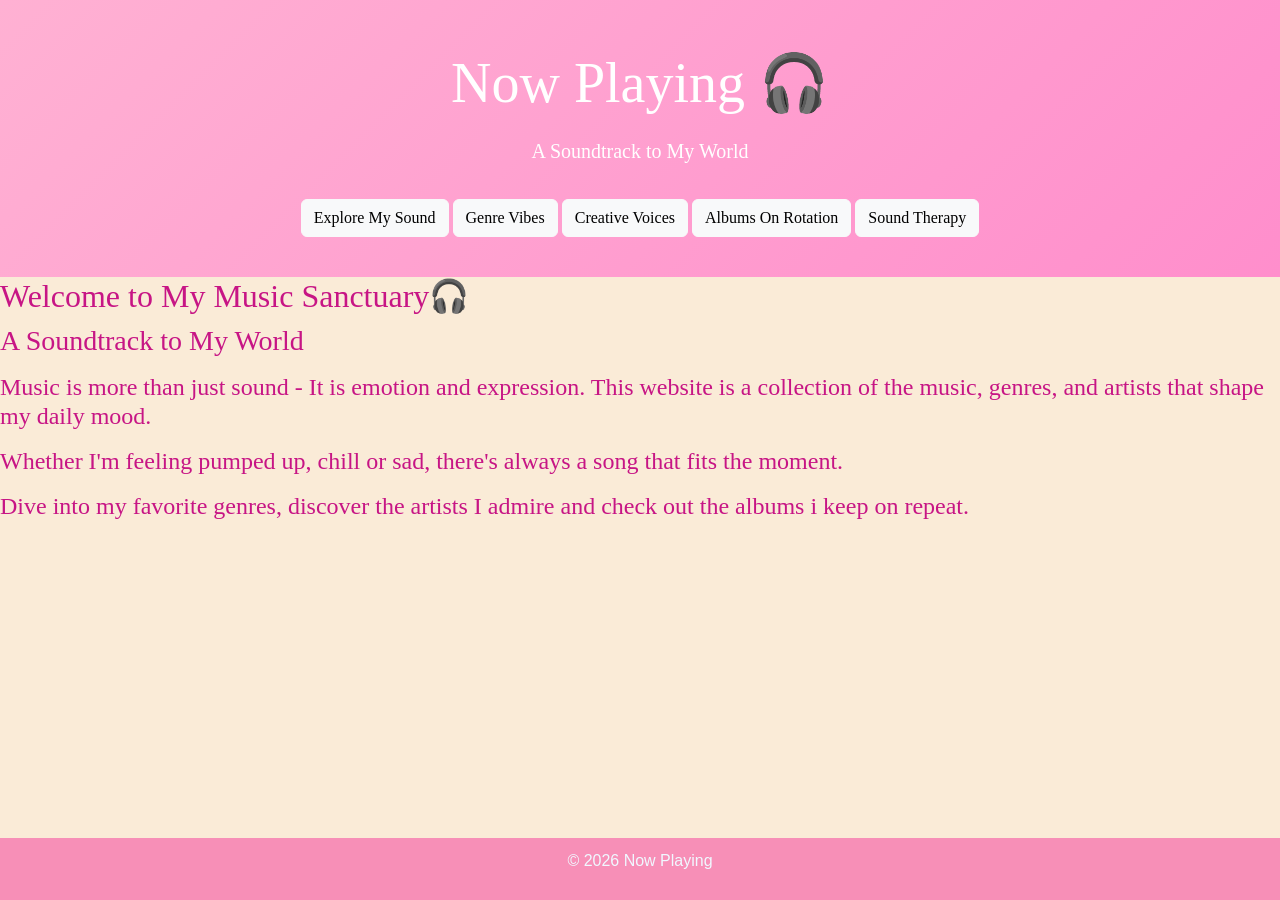
<file: index.html>
<!DOCTYPE html>
<html lang="en">
<head>
    <meta charset="UTF-8">
    <meta name="viewport" content="width=device-width,  initial-scale=1.0">
    <title>Now Playing</title>
    <!-- Bootstrap CSS --> 
    <link href="https://cdn.jsdelivr.net/npm/bootstrap@5.3.0/dist/css/bootstrap.min.css" rel="stylesheet"> 
    <link rel="stylesheet" href="style.css">
</head>
    <header class="hero text-center text-white d-flex align-items-center justify-content-center">
    <div>
        <h1 class="display-4">Now Playing 🎧</h1>
        <p class="lead">A Soundtrack to My World</p>
        <a href="index.html" class="btn btn-light mt-3">Explore My Sound</a>
        <a href="genre.html" class="btn btn-light mt-3">Genre Vibes</a>
        <a href="artists.html" class="btn btn-light mt-3">Creative Voices</a>
        <a href="albums.html" class="btn btn-light mt-3">Albums On Rotation</a>
        <a href="whymusic.html" class="btn btn-light mt-3">Sound Therapy</a>
    </div>
    </header>
        <h2>Welcome to My Music Sanctuary🎧</h2>
        <h3><p>A Soundtrack to My World</p></h3>
    
    <!-- Bootstrap JS and dependencies --> 

    <script src="https://cdn.jsdelivr.net/npm/@popperjs/core@2.11.6/dist/umd/popper.min.js"></script> 
    <script src="https://cdn.jsdelivr.net/npm/bootstrap@5.3.0/dist/js/bootstrap.min.js"></script> 
    <main>
       <h4><p> Music is more than just sound - It is emotion and expression. This website is a collection of the music, genres, and artists that shape my daily mood.</p></h4>
        <h4><p> Whether I'm feeling pumped up, chill or sad, there's always a song that fits the moment.</p></h4>
        <h4><p>Dive into my favorite genres, discover the artists I admire and check out the albums i keep on repeat.</p></h4>
    </main>
    <footer>
        <p>&copy; 2026 Now Playing</p>
    </footer>
</body>
</html>
</file>
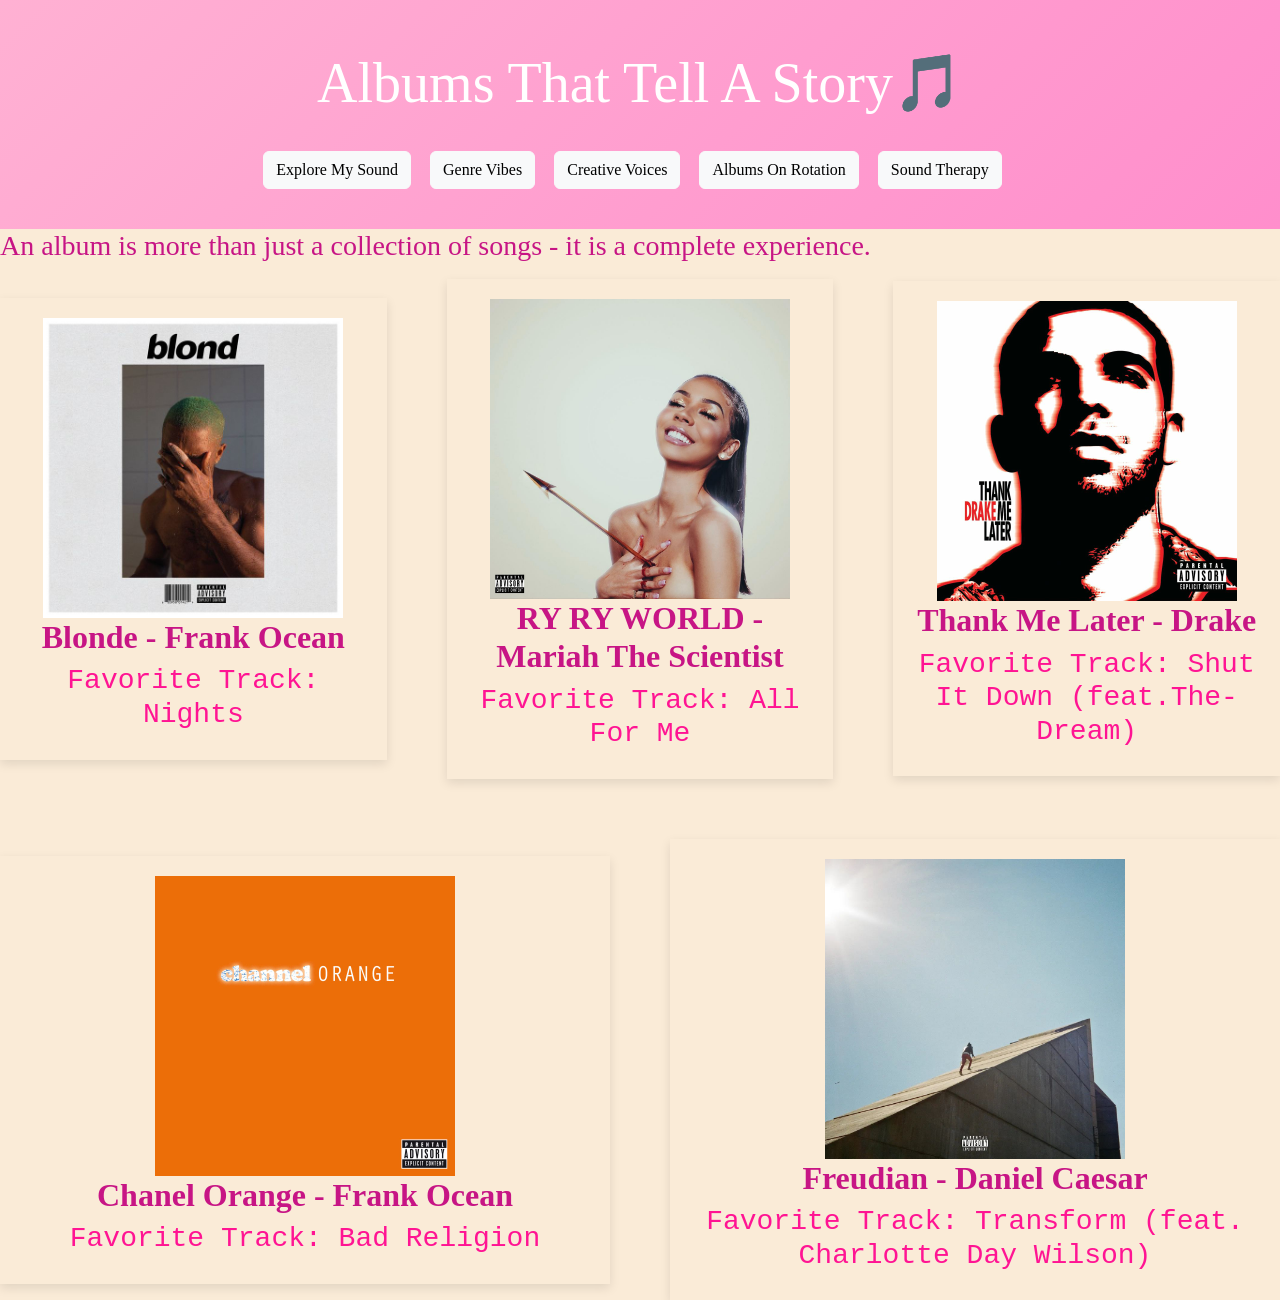
<file: albums.html>
<!DOCTYPE html>
<html lang="en">
<head>
<meta charset="UTF-8">
<meta name="viewport" content="width=device-width, initial-scale=1.0">
<title>Albums</title>
 <!-- Bootstrap CSS --> 
    <link href="https://cdn.jsdelivr.net/npm/bootstrap@5.3.0/dist/css/bootstrap.min.css" rel="stylesheet"> 
<link rel="stylesheet" href="style.css">
</head>
<body>
    <header>
        <h1 class="display-4">Albums That Tell A Story🎵</h1>
    <nav>
        <a href="index.html" class="btn btn-light mt-3">Explore My Sound</a>
        <a href="genre.html" class="btn btn-light mt-3">Genre Vibes</a>
        <a href="artists.html" class="btn btn-light mt-3">Creative Voices</a>
        <a href="albums.html" class="btn btn-light mt-3">Albums On Rotation</a>
        <a href="whymusic.html" class="btn btn-light mt-3">Sound Therapy</a>
    </div>
    </nav>
    </header>
    <!-- Bootstrap JS and dependencies --> 

    <script src="https://cdn.jsdelivr.net/npm/@popperjs/core@2.11.6/dist/umd/popper.min.js"></script> 
    <script src="https://cdn.jsdelivr.net/npm/bootstrap@5.3.0/dist/js/bootstrap.min.js"></script> 
<main>
<h3><p>An album is more than just a collection of songs - it is a complete experience.</p></h3>
</main>
<section class="albums-container">

  <div class="album-card">
    <img src="blonde.jpeg" alt="Blonde">
    <h2>Blonde - Frank Ocean</h2>
    <h3>Favorite Track: Nights</h3>
  </div>

  <div class="album-card">
    <img src="allforme.jpeg" alt="RY RY WORLD">
    <h2>RY RY WORLD - Mariah The Scientist</h2>
    <h3>Favorite Track: All For Me</h3>
  </div>

  <div class="album-card">
    <img src="thankmelater.jpeg" alt="Thank Me Later">
    <h2>Thank Me Later - Drake</h2>
    <h3>Favorite Track: Shut It Down (feat.The-Dream)</h3>
  </div>

   <div class="album-card">
    <img src="chanelorange.jpeg" alt="Chanel Orange">
    <h2>Chanel Orange - Frank Ocean</h2>
    <h3>Favorite Track: Bad Religion</h3>
  </div>

  <div class="album-card">
    <img src="frediuan.jpeg" alt="Freudian">
    <h2>Freudian - Daniel Caesar</h2>
    <h3>Favorite Track: Transform (feat. Charlotte Day Wilson)</h3>
  </div>


</section>
</body>

</body>
</file>
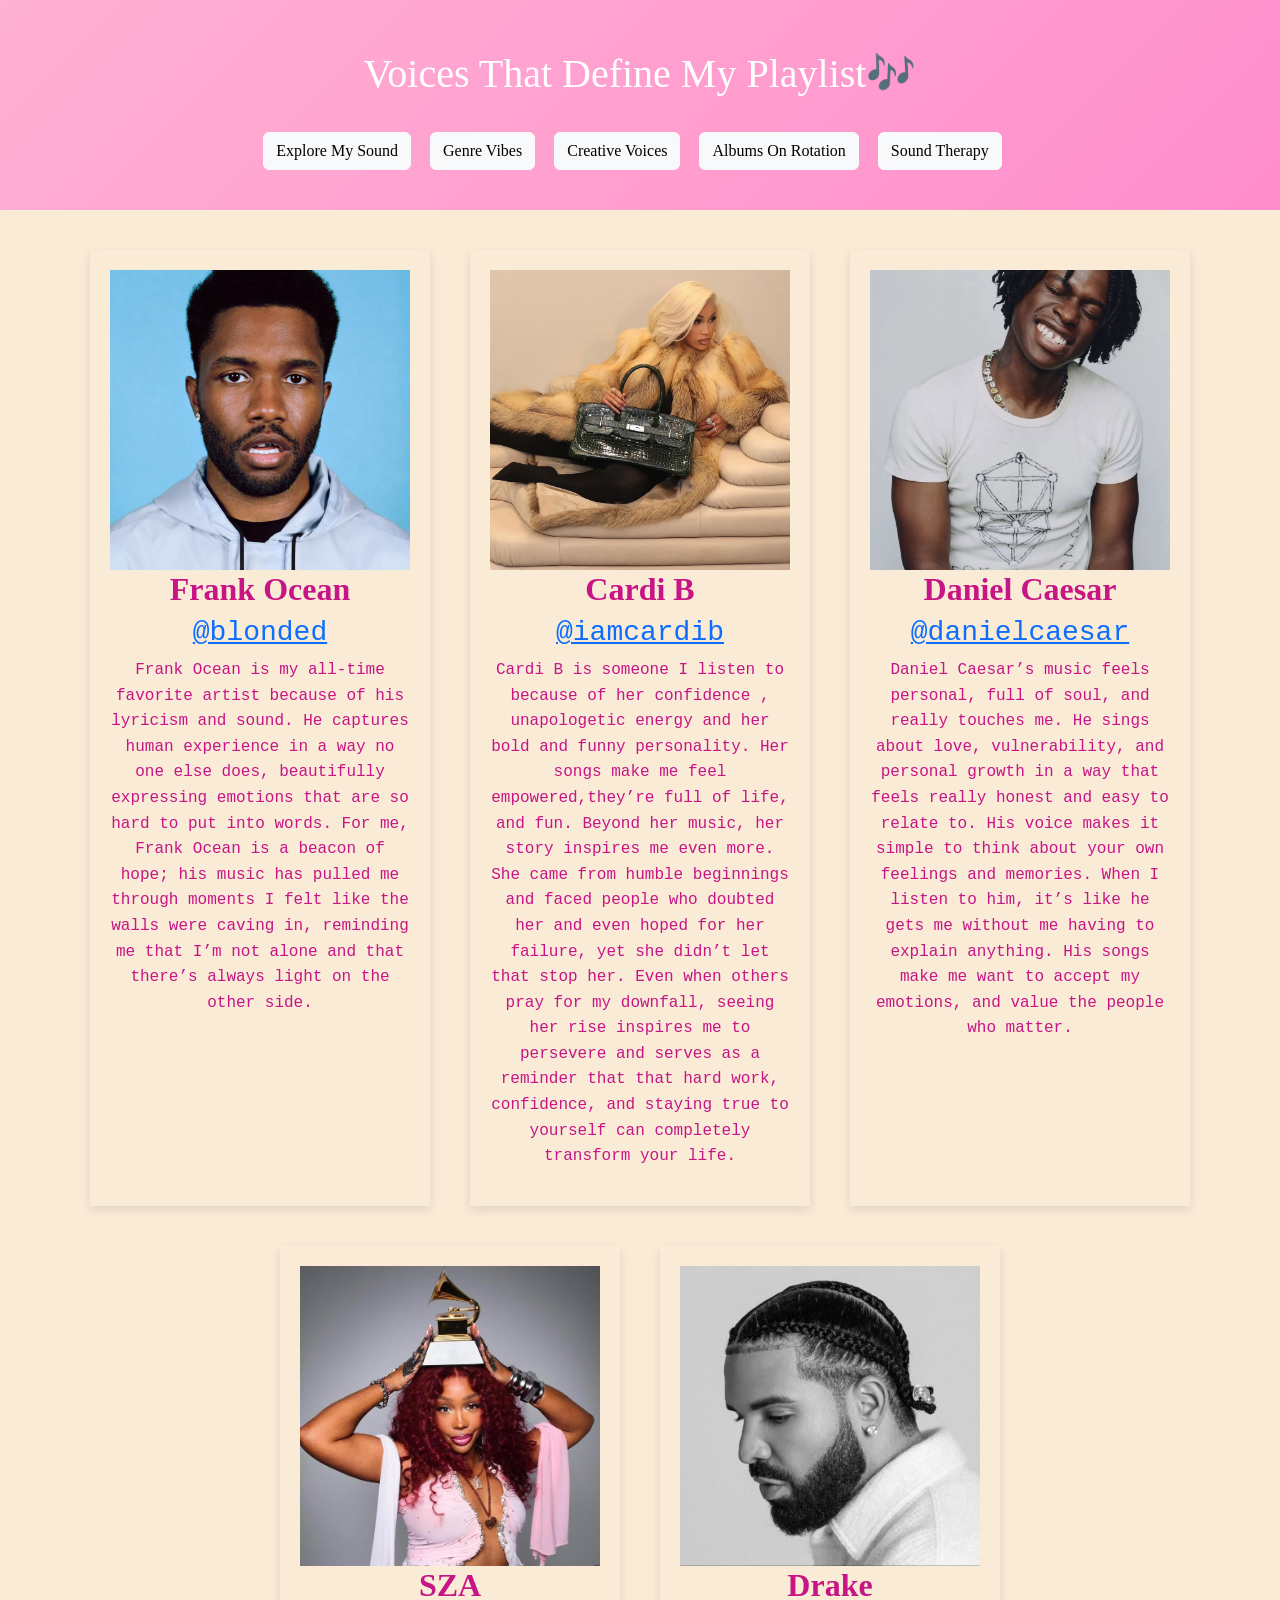
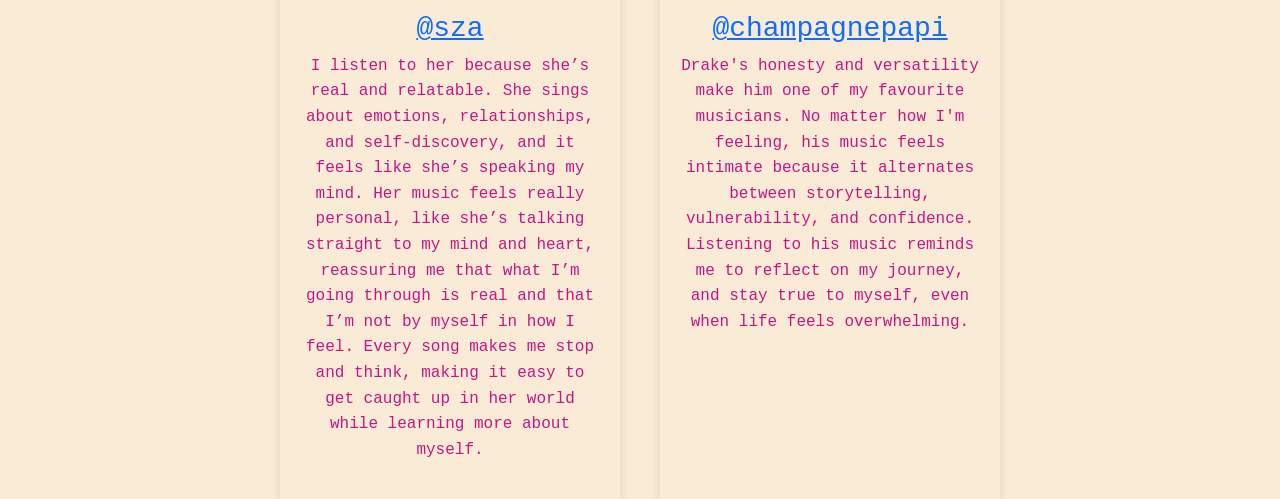
<file: artists.html>
<!DOCTYPE html>
<html lang="en">
<head>
<meta charset="UTF-8">
<meta name="viewport" content="width=device-width, initial-scale=1.0">
<title>Voices That Define My Playlist🎶</title>
<!-- Bootstrap CSS --> 
    <link href="https://cdn.jsdelivr.net/npm/bootstrap@5.3.0/dist/css/bootstrap.min.css" rel="stylesheet"> 
<link rel="stylesheet" href="style.css">
</head>
<body>
<header>
<h1>Voices That Define My Playlist🎶</h1>
<nav>
        <a href="index.html" class="btn btn-light mt-3">Explore My Sound</a>
        <a href="genre.html" class="btn btn-light mt-3">Genre Vibes</a>
        <a href="artists.html" class="btn btn-light mt-3">Creative Voices</a>
        <a href="albums.html" class="btn btn-light mt-3">Albums On Rotation</a>
        <a href="whymusic.html" class="btn btn-light mt-3">Sound Therapy</a>
    </div>
</nav>
</header>
<section class="artists-container">

  <div class="artist-card">
     <img src="frankocean.jpeg" alt="Frank Ocean">
    <h2>Frank Ocean</h2>
     <h3>
        <a href="https://www.instagram.com/blonded?igsh=MTd3b2p5NXA2MGhocA==" target="_blank">
            @blonded
        </a>
    </h3>
    <p>Frank Ocean is my all-time favorite artist because of his lyricism and sound. He captures human experience in a way no one else does, beautifully expressing emotions that are so hard to put into words. For me, Frank Ocean is a beacon of hope; his music has pulled me through moments I felt like the walls were caving in, reminding me that I’m not alone and that there’s always light on the other side.</p>
  </div>

  <div class="artist-card">
    <img src="cardib.jpeg" alt="Drake">
    <h2>Cardi B</h2>
     <h3>
        <a href="https://www.instagram.com/iamcardib?igsh=MWRicjhiYWc2dzdjcg==" target="_blank">
            @iamcardib
        </a>
    </h3>
    <p>Cardi B is someone I listen to because of her confidence , unapologetic energy and her bold and funny personality. Her songs make me feel empowered,they’re full of life, and fun. Beyond her music, her story inspires me even more. She came from humble beginnings and faced people who doubted her and even hoped for her failure, yet she didn’t let that stop her. Even when others pray for my downfall, seeing her rise inspires me to persevere and serves as a reminder that that hard work, confidence, and staying true to yourself can completely transform your life.</p>
    
  </div>

  <div class="artist-card">
    <img src="danielcaesar.jpeg" alt="Daniel Caesar">
    <h2>Daniel Caesar</h2>
    <h3>
        <a href="https://www.instagram.com/danielcaesar?igsh=MWgxNHM1ZWR1dThvag==" target="_blank">
            @danielcaesar
        </a>
    </h3>
    <p>
        Daniel Caesar’s music feels personal, full of soul, and really touches me. He sings about love, vulnerability, and personal growth in a way that feels really honest and easy to relate to. His voice makes it simple to think about your own feelings and memories. When I listen to him, it’s like he gets me without me having to explain anything. His songs make me want to accept my emotions, and value the people who matter.
  </div>

<div class="artist-card">
    <img src="sza.jpeg" alt="SZA">
    <h2>SZA</h2>
    <h3>
        <a href="https://www.instagram.com/sza?igsh=b29xN28zazVlbW5j" target="_blank">
            @sza
        </a>
    </h3>
    <p>I listen to her because she’s real and relatable. She sings about emotions, relationships, and self-discovery, and it feels like she’s speaking my mind. Her music feels really personal, like she’s talking straight to my mind and heart, reassuring me that what I’m going through is real and that I’m not by myself in how I feel. Every song makes me stop and think, making it easy to get caught up in her world while learning more about myself.</p>
  </div>


<div class="artist-card">
    <img src="drake.jpeg" alt="Drake">
    <h2>Drake</h2>
    <h3>
        <a href="https://www.instagram.com/champagnepapi?igsh=MW9veDdnemd3OTJraQ==" target="_blank">
            @champagnepapi
        </a>
    </h3>
    <p>Drake's honesty and versatility make him one of my favourite musicians. No matter how I'm feeling, his music feels intimate because it alternates between storytelling, vulnerability, and confidence. Listening to his music reminds me to reflect on my journey, and stay true to myself, even when life feels overwhelming.</p>
  </div>
</section>
</div>
</file>
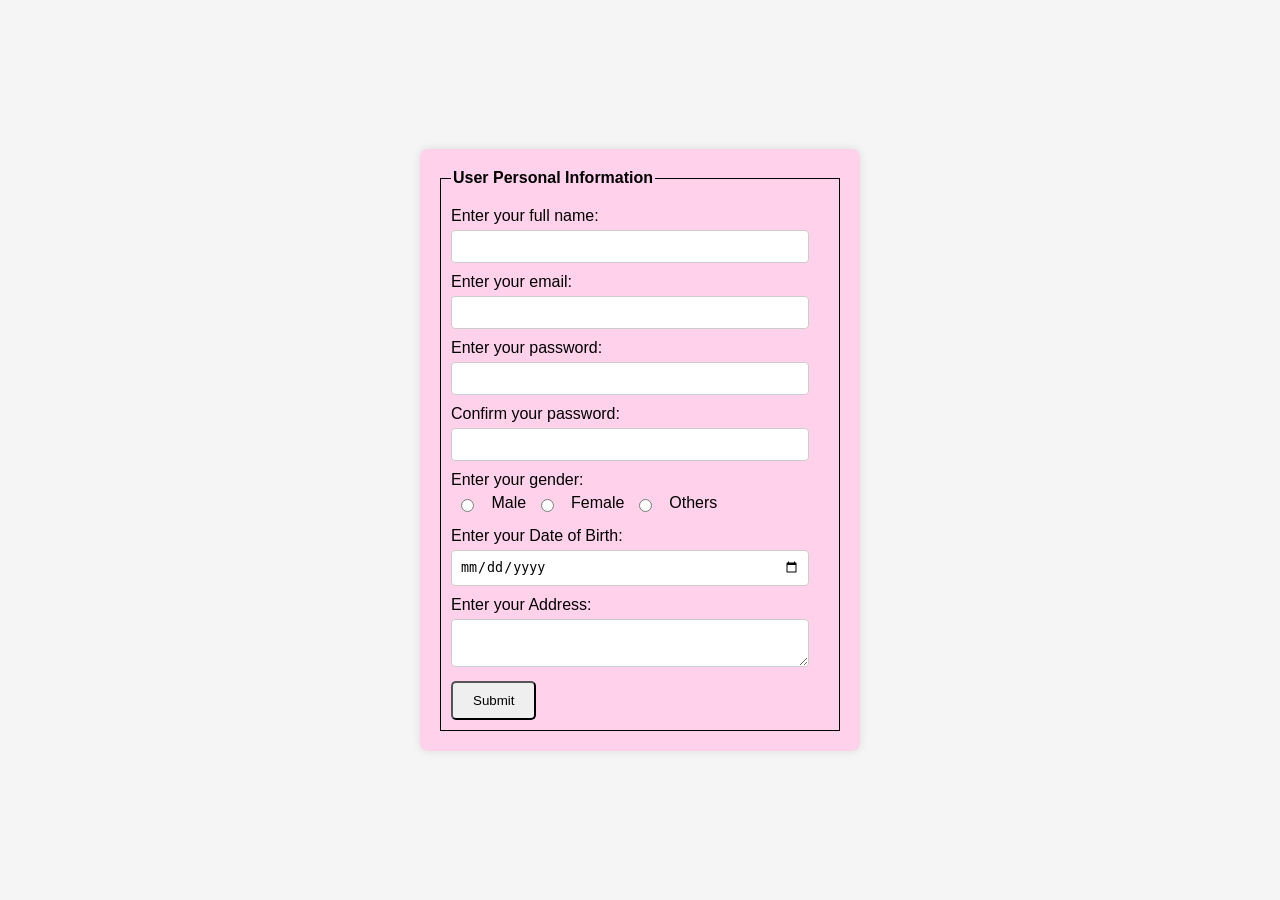
<file: welcome.html>
<!DOCTYPE html>
<html>
<head>
    <meta charset="UTF-8">
    <meta name="viewport" content="width=device-width, initial-scale=1.0">
    <title>Press Play</title>
    <style>
        body {
            display: flex;
            justify-content: center;
            align-items: center;
            height: 100vh;
            margin: 0;
            font-family: 'Franklin Gothic Medium', 'Arial Narrow', Arial, sans-serif;
            background-color: rgb(245, 245, 245);
        }
        form {
            width: 400px;
            background-color: #ffd1eb;
            padding: 20px;
            border-radius: 8px;
            box-shadow: 0 0 10px rgba(0, 0, 0, 0.1);
        }
        fieldset {
            border: 1px solid black;
            padding: 10px;
            margin: 0;
        }
        legend {
            font-weight: bold;
            margin-bottom: 10px;
        }
        label {
            display: block;
            margin-bottom: 5px;
        }
        input[type="text"],
        input[type="email"],
        input[type="password"],
        textarea,
        input[type="date"] {
            width: calc(100% - 20px);
            padding: 8px;
            margin-bottom: 10px;
            box-sizing: border-box;
            border: 1px solid #ccc;
            border-radius: 4px;
        }
        .gender-group {
            margin-bottom: 10px;
        }
        .gender-group label {
            display: inline-block;
            margin-left: 10px;
        }
        input[type="radio"] {
            margin-left: 10px;
            vertical-align: middle;
        }
        input[type="submit"] {
            padding: 10px 20px;
            border-radius: 5px;
            cursor: pointer;
        }
    </style>
</head>
<body>
    <form action="index.html">
        <fieldset>
            <legend>User Personal Information</legend>
            <label for="name">Enter your full name:</label>
            <input type="text" id="name" name="name" required />
            <label for="email">Enter your email:</label>
            <input type="email" id="email" name="email" required />
            <label for="password">Enter your password:</label>
            <input type="password" id="password" name="pass" required />
            <label for="confirmPassword">Confirm your password:</label>
            <input type="password" id="confirmPassword" name="confirmPass" required />
            <label>Enter your gender:</label>
            <div class="gender-group">
                <input type="radio" name="gender" value="male" id="male" required />
                <label for="male">Male</label>
                <input type="radio" name="gender" value="female" id="female" />
                <label for="female">Female</label>
                <input type="radio" name="gender" value="others" id="others" />
                <label for="others">Others</label>
            </div>
            <label for="dob">Enter your Date of Birth:</label>
            <input type="date" id="dob" name="dob" required />
            <label for="address">Enter your Address:</label>
            <textarea id="address" name="address" required></textarea>
            <input type="submit" value="Submit" />
        </fieldset>
    </form>
</body>
</html>
</file>
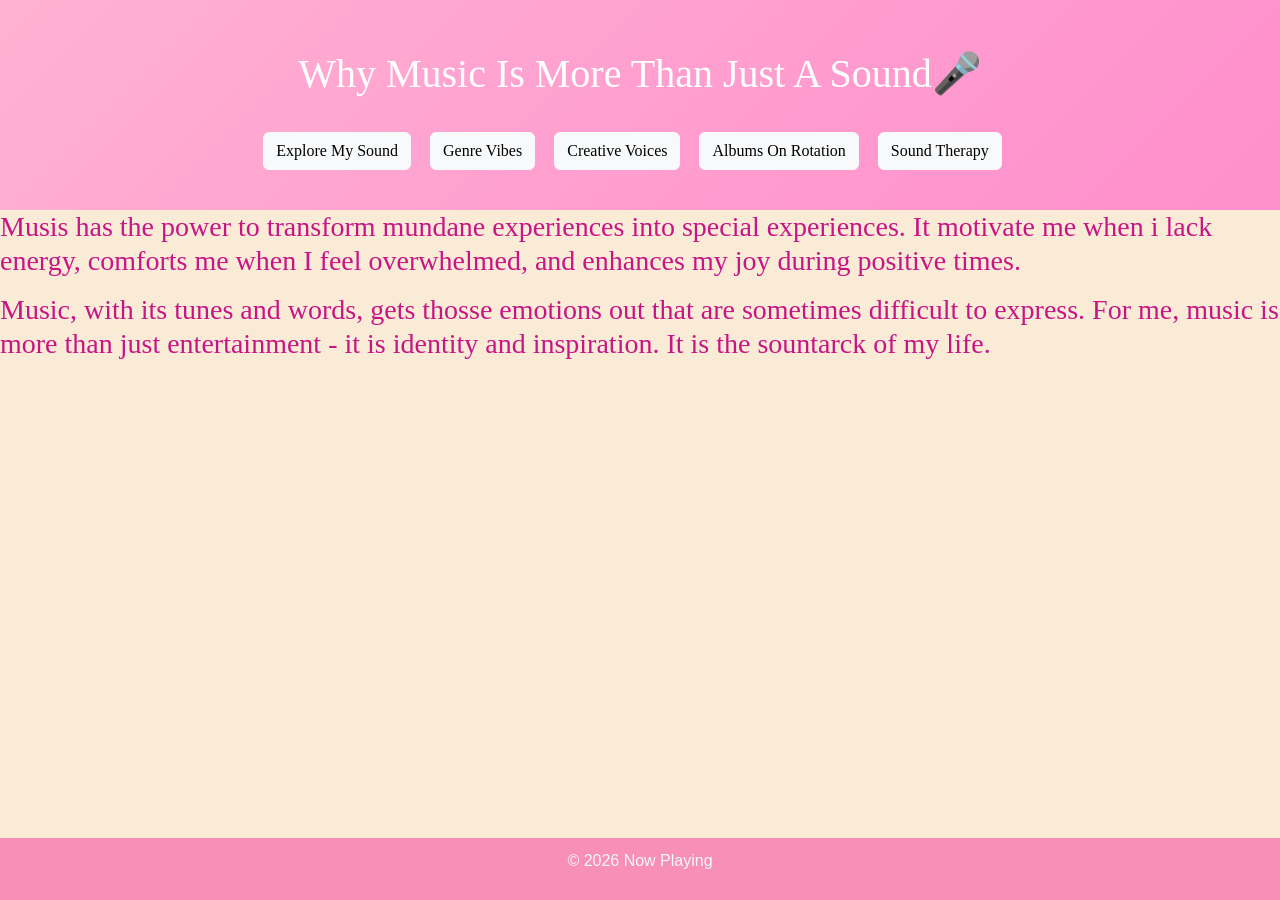
<file: whymusic.html>
<!DOCTYPE html>
<html lang="en">
<head>
<meta charset="UTF-8">
<meta name="viewport" content="width=device-width, initial-scale=1.0">
<title>Why Music</title>
 <!-- Bootstrap CSS --> 
    <link href="https://cdn.jsdelivr.net/npm/bootstrap@5.3.0/dist/css/bootstrap.min.css" rel="stylesheet"> 
<link rel="stylesheet" href="style.css">
</head>
<body>
<header>
    <h1>Why Music Is More Than Just A Sound🎤</h1>
<nav>
        <a href="index.html" class="btn btn-light mt-3">Explore My Sound</a>
        <a href="genre.html" class="btn btn-light mt-3">Genre Vibes</a>
        <a href="artists.html" class="btn btn-light mt-3">Creative Voices</a>
        <a href="albums.html" class="btn btn-light mt-3">Albums On Rotation</a>
        <a href="whymusic.html" class="btn btn-light mt-3">Sound Therapy</a>
    </div>
</nav>
</header>
  <!-- Bootstrap JS and dependencies --> 

    <script src="https://cdn.jsdelivr.net/npm/@popperjs/core@2.11.6/dist/umd/popper.min.js"></script> 
    <script src="https://cdn.jsdelivr.net/npm/bootstrap@5.3.0/dist/js/bootstrap.min.js"></script> 
<main>
<h3><p>Musis has the power to transform mundane experiences into special experiences. It motivate me when i lack energy, comforts me when I feel overwhelmed, and enhances my joy during positive times.</p></h3>
<h3><p>Music, with its tunes and words, gets thosse emotions out that are sometimes difficult to express. For me, music is more than just entertainment - it is identity and inspiration. It is the sountarck of my life.</p></h3>
</main>


<footer>

<p>&copy; 2026 Now Playing</p>

</footer>

</body>
</file>
<file: style.css>
body{
    font-family: unset;
    color: mediumvioletred;
    background-color: antiquewhite;
    margin: 0;
    padding: 0;
    line-height: 1.6;
}
header{
    background-color: rgb(248, 205, 212);
    color: deeppink;
    padding: 20px;
    text-align: left;
}
footer {
font-family: Verdana, Geneva, Tahoma, sans-serif;
background-color: rgb(247, 143, 183);
color: aliceblue;
text-align: center;
padding: 10px;
position: fixed;
bottom: 0;
width: 100%;
}
nav a {
    font-weight: 500;
    margin-right: 15px;
    transition: color 0.3s ease;
}

nav a:hover {
    color: #ff4d6d;
}

.artists-container {
  display: flex;
  flex-wrap: wrap;
  justify-content: center;
  gap: 40px;
  margin-top: 40px;
}
h1 {
    display: inline-block;
    padding: 10px 20px;
    border-radius: 15px;
}

.artist-card {

    h2{
        font-family: Cambria, Cochin, Georgia, Times, 'Times New Roman', serif;
        font-weight: bold;
    }
    font-family: monospace;
    font-size: large;
  text-align: center;
  h4{
        a{
            color: #fc85c6;
        }
  }
}

.artist-card {
  width: 340px;
  padding: 20px;
  border-radius: 0;
  box-shadow: 0 4px 10px rgba(0,0,0,0.1);
}

.artist-card img {
  width: 300px;
  height: 300px;
  object-fit: cover;
}

.artist-card h5 {
  margin-top: 10px;
}
.artists-grid {
  display: grid;
  grid-template-columns: repeat(3, 2fr);
  gap: 40px;
  max-width: 1200px;
  margin: 50px auto;
}
header {
  background: linear-gradient(135deg, #ffb1d3, #ff8ecc);
  padding: 40px 0;
  text-align: center;
  color: white;
} 
    <!-- Genres Section--> 
    .genres-container {
  display: inline-table;
  justify-content: center;
  gap: 40px;
  margin-top: 40px;
}
h1{
    padding: 10px 20px;
    border-radius: 15px;
}

.genres-card {
    h2{
        font-family: Cambria, Cochin, Georgia, Times, 'Times New Roman', serif;
        font-weight: bold;
    }
    h3{
        font-family: monospace;
        font-size: large;
    }
}

.genres-card {
  width: 340px;
  padding: 20px;
  border-radius: 0;
  box-shadow: 0 4px 10px rgba(0,0,0,0.1);
}

.genres-card img {
  width: 300px;
  height: 300px;
  object-fit: cover;
}

.genres-card h5 {
  margin-top: 10px;
}
.genres-grid {
  display: grid;
  grid-template-columns: repeat(3, 2fr);
  gap: 40px;
  max-width: 1200px;
  margin: 50px auto;
}
header{
  background: linear-gradient(135deg, #ffb1d3, #ff8ecc);
  padding: 40px 0;
  text-align: center;
  color: white;
}
.albums-container {
    display: flex;
    flex-wrap: wrap;
    align-items: center;
    gap: 60px;
    h2{
        font-family: Cambria, Cochin, Georgia, Times, 'Times New Roman', serif;
        font-weight: bold;
    }
    h3{
        color: deeppink;
        font-family: monospace;
        font-display: swap;
    }
}

.album-card {
    font-family: monospace;
    font-size: large;
  text-align: center;
}

.album-card {
    flex: 1;
  width: 340px;
  padding: 20px;
  border-radius: 0;
  box-shadow: 0 4px 10px rgba(0,0,0,0.1);
}

.album-card img {
    
  width: 300px;
  height: 300px;
  object-fit: cover;
}

.album-card h5 {
  margin-top: 10px;
}
.album-grid {
  display: flex;
  flex-wrap: wrap;
}
header {
  background: linear-gradient(135deg, #ffb1d3, #ff8ecc);
  padding: 40px 0;
  text-align: center;
  color: white;
}
</file>
